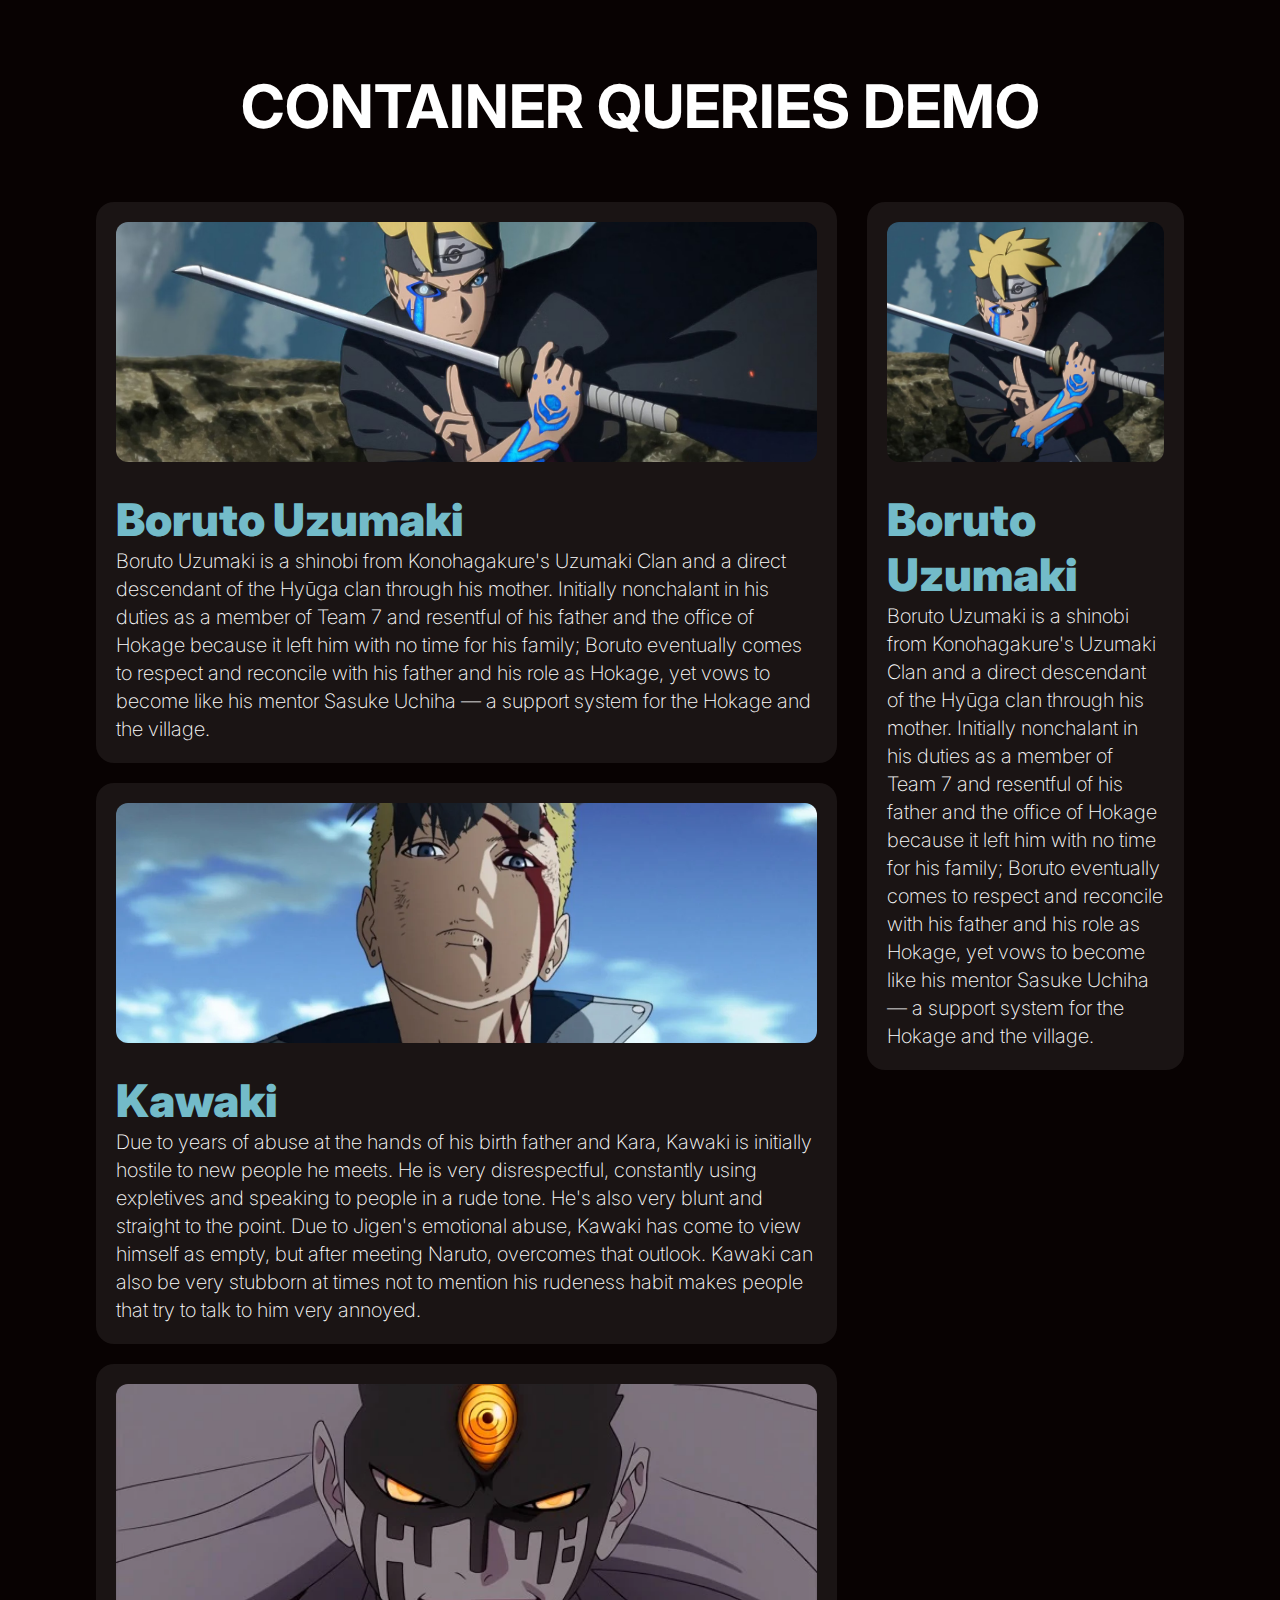
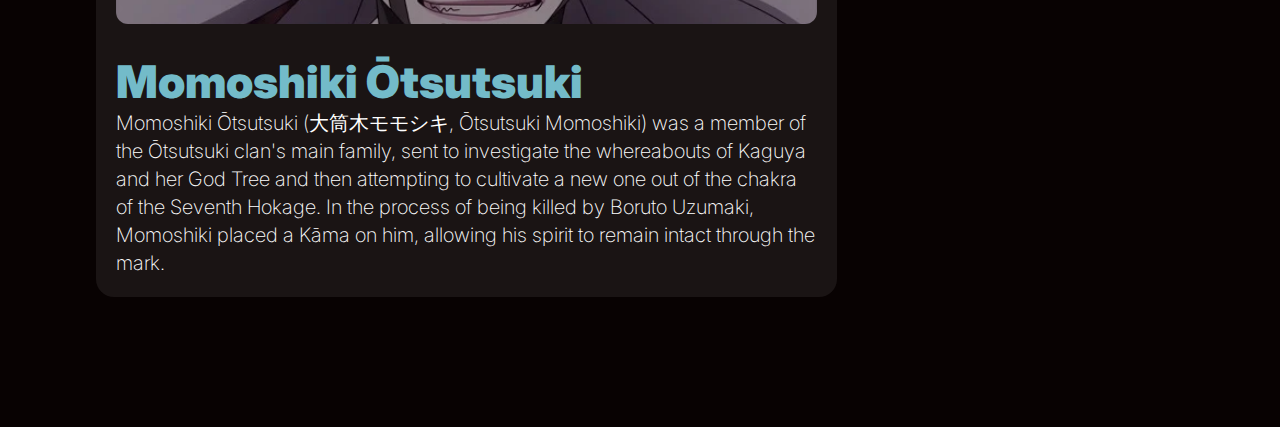
<file: CSS Container Queries/index.html>
<!DOCTYPE html>
<html lang="en">
  <head>
    <meta charset="UTF-8" />
    <meta name="viewport" content="width=device-width, initial-scale=1.0" />
    <title>Container Queries</title>
    <link rel="stylesheet" href="../styles-global.css" />
    <style>
      .card-outer {
        padding: 20px;
        border-radius: 18px;
        color: #fff;
        display: flex;
        gap: 30px;
        background-color: #ffffff13;
      }
      .card-content h2 {
        font-size: 45px;
        color: #73bbc9;
        font-weight: 900;
      }
      .card-content p {
        font-size: 20px;
        color: #ffffff;
      }
      .card-image img {
        width: 240px;
        height: 240px;
        aspect-ratio: 2 / 3;
        object-fit: cover;
        border-radius: 12px;
      }
      .container {
        border-radius: 18px;
        margin: 0 auto;
        padding: 12px;
        border: 2px solid #ffffff3b;
      }
      .post {
        container-type: inline-size;
      }

      .content-wrapper {
        display: flex;
        gap: 30px;
      }

      .main-content-section {
        width: 70%;
      }

      .content-wrapper {
        padding: 60px 0;
      }

      .aside-section {
        width: 30%;
      }

      .post:not(:first-child) {
        margin-top: 20px;
      }

      /* If the container is larger than 700px */
      @container (max-width: 800px) {
        .card-outer {
          flex-direction: column;
        }

        .card-image img {
          width: 100%;
          aspect-ratio: 2/1;
        }
      }
    </style>
  </head>
  <body>
    <section class="main-section">
      <div class="section-title">
        <h1>CONTAINER QUERIES DEMO</h1>
      </div>
      <div class="content-wrapper">
        <!-- Large Width Container -->
        <div class="main-content-section">
          <div class="post">
            <div class="card-outer">
              <div class="card-image">
                <img src="demo.jpg" alt="" />
              </div>
              <div class="card-content">
                <h2>Boruto Uzumaki</h2>
                <p>
                  Boruto Uzumaki is a shinobi from Konohagakure's Uzumaki Clan
                  and a direct descendant of the Hyūga clan through his mother.
                  Initially nonchalant in his duties as a member of Team 7 and
                  resentful of his father and the office of Hokage because it
                  left him with no time for his family; Boruto eventually comes
                  to respect and reconcile with his father and his role as
                  Hokage, yet vows to become like his mentor Sasuke Uchiha — a
                  support system for the Hokage and the village.
                </p>
              </div>
            </div>
          </div>
          <div class="post">
            <div class="card-outer">
              <div class="card-image">
                <img src="demo1.webp" alt="" />
              </div>
              <div class="card-content">
                <h2>Kawaki</h2>
                <p>
                  Due to years of abuse at the hands of his birth father and
                  Kara, Kawaki is initially hostile to new people he meets. He
                  is very disrespectful, constantly using expletives and
                  speaking to people in a rude tone. He's also very blunt and
                  straight to the point. Due to Jigen's emotional abuse, Kawaki
                  has come to view himself as empty, but after meeting Naruto,
                  overcomes that outlook. Kawaki can also be very stubborn at
                  times not to mention his rudeness habit makes people that try
                  to talk to him very annoyed.
                </p>
              </div>
            </div>
          </div>
          <div class="post">
            <div class="card-outer">
              <div class="card-image">
                <img src="demo2.webp" alt="" />
              </div>
              <div class="card-content">
                <h2>Momoshiki Ōtsutsuki</h2>
                <p>
                  Momoshiki Ōtsutsuki (大筒木モモシキ, Ōtsutsuki Momoshiki) was
                  a member of the Ōtsutsuki clan's main family, sent to
                  investigate the whereabouts of Kaguya and her God Tree and
                  then attempting to cultivate a new one out of the chakra of
                  the Seventh Hokage. In the process of being killed by Boruto
                  Uzumaki, Momoshiki placed a Kāma on him, allowing his spirit
                  to remain intact through the mark.
                </p>
              </div>
            </div>
          </div>
        </div>
        <!-- Small Width Container -->
        <div class="aside-section">
          <div class="post">
            <div class="card-outer">
              <div class="card-image">
                <img src="demo.jpg" alt="" />
              </div>
              <div class="card-content">
                <h2>Boruto Uzumaki</h2>
                <p>
                  Boruto Uzumaki is a shinobi from Konohagakure's Uzumaki Clan
                  and a direct descendant of the Hyūga clan through his mother.
                  Initially nonchalant in his duties as a member of Team 7 and
                  resentful of his father and the office of Hokage because it
                  left him with no time for his family; Boruto eventually comes
                  to respect and reconcile with his father and his role as
                  Hokage, yet vows to become like his mentor Sasuke Uchiha — a
                  support system for the Hokage and the village.
                </p>
              </div>
            </div>
          </div>
        </div>
      </div>
    </section>
  </body>
</html>
</file>
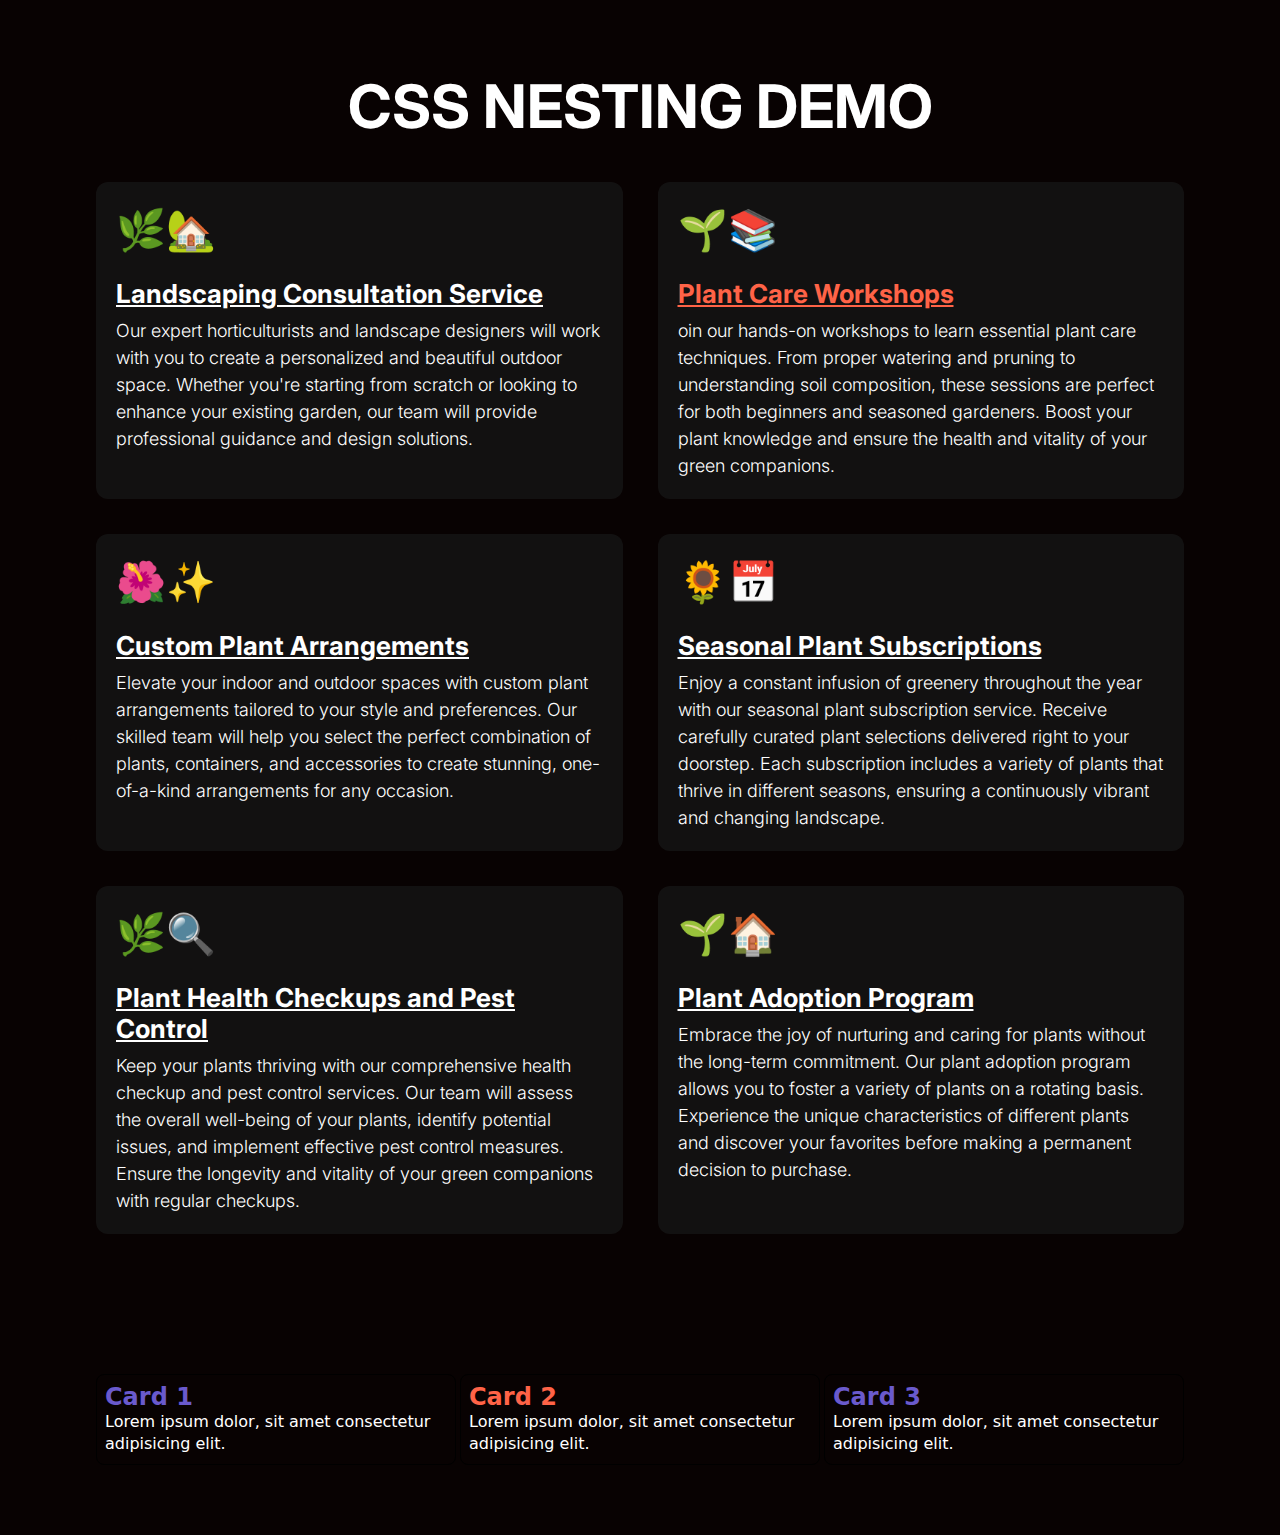
<file: CSS Nesting/index.html>
<!DOCTYPE html>
<html lang="en">
  <head>
    <meta charset="UTF-8" />
    <meta name="viewport" content="width=device-width, initial-scale=1.0" />
    <title>CSS Nesting</title>
    <link rel="stylesheet" href="../styles-global.css" />
    <style>
      .listing-container {
        display: grid;
        grid-template-columns: repeat(3, 1fr);
        gap: 35px;
        padding-top: 40px;

        /* NESTED MEDIA QUERIES */
        @media (max-width: 1440px) {
          & {
            grid-template-columns: repeat(2, 1fr);
          }
        }

        /* NESTED MEDIA QUERIES */
        @media (max-width: 1080px) {
          & {
            grid-template-columns: repeat(1, 1fr);
          }
        }
      }
      .single-listing-item__heading {
        /* Directly selecting the child elements */
        h2 {
          font-size: 26px;
        }
      }

      /* ONE METHOD TO DO NESTING */
      .single-listing-item__content {
        padding-top: 20px;

        & p {
          font-weight: 300;
          font-size: 18px;
          line-height: 1.5;
        }
      }
      .single-listing-item__description {
        padding-top: 8px;
      }
      .single-listing-item__icon {
        width: 50%;
      }
      .single-listing-item__icon p {
        font-size: 40px;
      }
      .single-listing-item {
        background-color: #161616c2;
        padding: 20px;
        border-radius: 12px;
        position: relative;
        overflow: hidden;

        &:after {
          position: absolute;
          content: "";
          width: 100%;
          height: 0%;
          background-color: #f1d4e5;
          top: 0;
          left: 0;
          z-index: -1;
          transition: all 0.3s ease-in;
        }

        &:hover:after {
          height: 100%;
        }
      }

      /* APPENDING NESTED SELECTORS */
      .wrapper {
        display: flex;
        flex-direction: row;
        gap: 0.25rem;
        font-family: system-ui;
      }
      .card {
        padding: 0.5rem;
        border: 1px solid black;
        border-radius: 0.5rem;
        & h2 {
          /* equivalent to `.card h2` */
          color: slateblue;
          .featured & {
            /* equivalent to `.featured.card h2` */
            color: tomato;
          }
        }
      }

      .single-listing-item__heading {
        & h2 {
          text-decoration: underline;

          .red__text & {
            color: tomato;
          }
        }
      }
    </style>
  </head>
  <body>
    <section class="main-section">
      <div class="section-title">
        <h1>CSS NESTING DEMO</h1>
      </div>
      <!-- LISTING GRID -->
      <div class="listing-container">
        <div class="single-listing-item">
          <div class="single-listing-item__icon">
            <p>🌿🏡</p>
          </div>
          <div class="single-listing-item__content">
            <div class="single-listing-item__heading">
              <h2>Landscaping Consultation Service</h2>
            </div>
            <div class="single-listing-item__description">
              <p>
                Our expert horticulturists and landscape designers will work
                with you to create a personalized and beautiful outdoor space.
                Whether you're starting from scratch or looking to enhance your
                existing garden, our team will provide professional guidance and
                design solutions.
              </p>
            </div>
          </div>
        </div>
        <div class="single-listing-item">
          <div class="single-listing-item__icon">
            <p>🌱📚</p>
          </div>
          <div class="single-listing-item__content">
            <div class="single-listing-item__heading red__text">
              <h2>Plant Care Workshops</h2>
            </div>
            <div class="single-listing-item__description">
              <p>
                oin our hands-on workshops to learn essential plant care
                techniques. From proper watering and pruning to understanding
                soil composition, these sessions are perfect for both beginners
                and seasoned gardeners. Boost your plant knowledge and ensure
                the health and vitality of your green companions.
              </p>
            </div>
          </div>
        </div>
        <div class="single-listing-item">
          <div class="single-listing-item__icon">
            <p>🌺✨</p>
          </div>
          <div class="single-listing-item__content">
            <div class="single-listing-item__heading">
              <h2>Custom Plant Arrangements</h2>
            </div>
            <div class="single-listing-item__description">
              <p>
                Elevate your indoor and outdoor spaces with custom plant
                arrangements tailored to your style and preferences. Our skilled
                team will help you select the perfect combination of plants,
                containers, and accessories to create stunning, one-of-a-kind
                arrangements for any occasion.
              </p>
            </div>
          </div>
        </div>
        <div class="single-listing-item">
          <div class="single-listing-item__icon">
            <p>🌻📅</p>
          </div>
          <div class="single-listing-item__content">
            <div class="single-listing-item__heading">
              <h2>Seasonal Plant Subscriptions</h2>
            </div>
            <div class="single-listing-item__description">
              <p>
                Enjoy a constant infusion of greenery throughout the year with
                our seasonal plant subscription service. Receive carefully
                curated plant selections delivered right to your doorstep. Each
                subscription includes a variety of plants that thrive in
                different seasons, ensuring a continuously vibrant and changing
                landscape.
              </p>
            </div>
          </div>
        </div>
        <div class="single-listing-item">
          <div class="single-listing-item__icon">
            <p>🌿🔍</p>
          </div>
          <div class="single-listing-item__content">
            <div class="single-listing-item__heading">
              <h2>Plant Health Checkups and Pest Control</h2>
            </div>
            <div class="single-listing-item__description">
              <p>
                Keep your plants thriving with our comprehensive health checkup
                and pest control services. Our team will assess the overall
                well-being of your plants, identify potential issues, and
                implement effective pest control measures. Ensure the longevity
                and vitality of your green companions with regular checkups.
              </p>
            </div>
          </div>
        </div>
        <div class="single-listing-item">
          <div class="single-listing-item__icon">
            <p>🌱🏠</p>
          </div>
          <div class="single-listing-item__content">
            <div class="single-listing-item__heading">
              <h2>Plant Adoption Program</h2>
            </div>
            <div class="single-listing-item__description">
              <p>
                Embrace the joy of nurturing and caring for plants without the
                long-term commitment. Our plant adoption program allows you to
                foster a variety of plants on a rotating basis. Experience the
                unique characteristics of different plants and discover your
                favorites before making a permanent decision to purchase.
              </p>
            </div>
          </div>
        </div>
      </div>
    </section>

    <section class="main-section">
      <div class="wrapper">
        <article class="card">
          <h2>Card 1</h2>
          <p>Lorem ipsum dolor, sit amet consectetur adipisicing elit.</p>
        </article>
        <article class="card featured">
          <h2>Card 2</h2>
          <p>Lorem ipsum dolor, sit amet consectetur adipisicing elit.</p>
        </article>
        <article class="card">
          <h2>Card 3</h2>
          <p>Lorem ipsum dolor, sit amet consectetur adipisicing elit.</p>
        </article>
      </div>
    </section>
  </body>
</html>
</file>
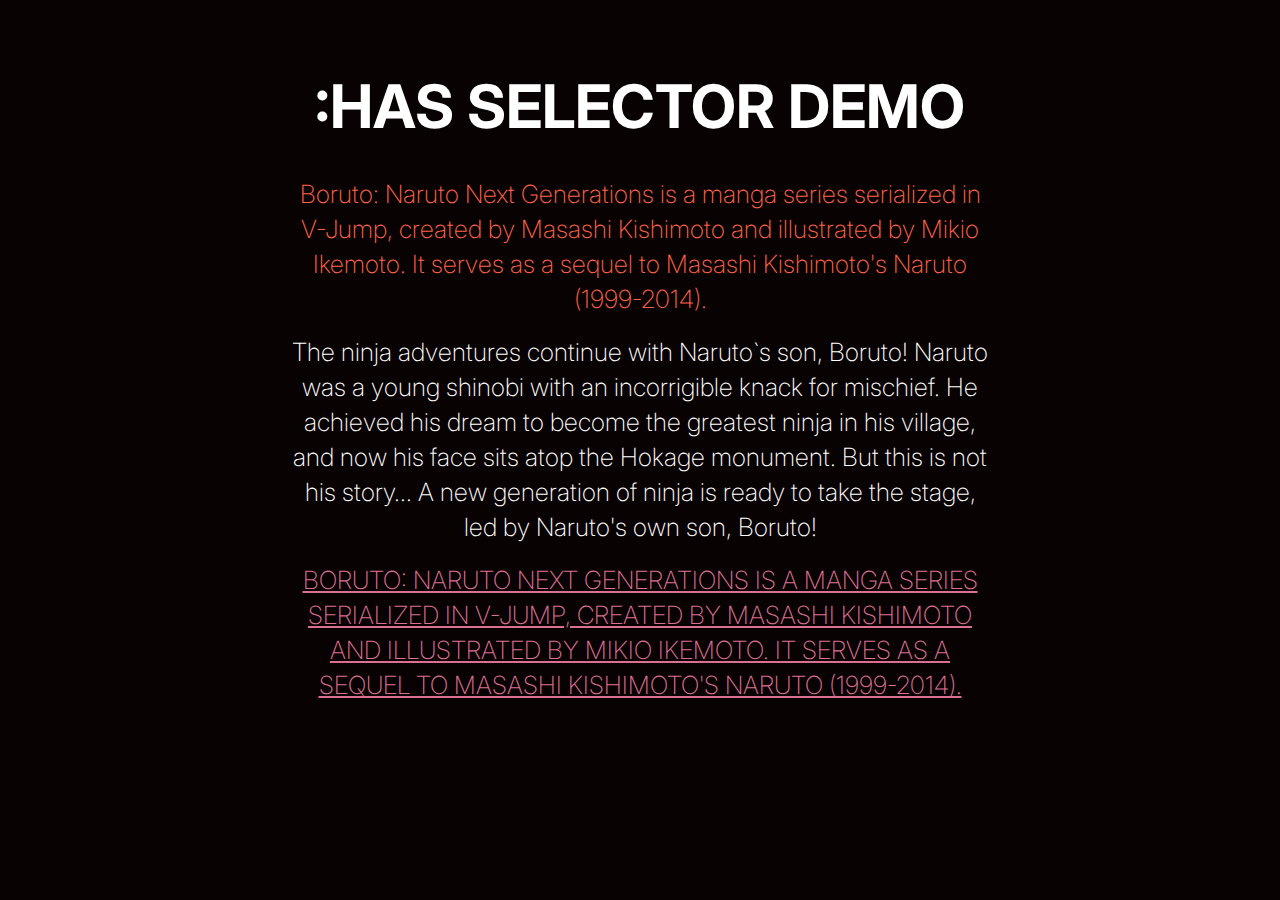
<file: has Selector/index.html>
<!DOCTYPE html>
<html lang="en">
  <head>
    <meta charset="UTF-8" />
    <meta name="viewport" content="width=device-width, initial-scale=1.0" />
    <title>:has Selector</title>
    <link rel="stylesheet" href="../styles-global.css" />
    <style>
      .content-wrapper {
        padding-top: 35px;
      }
      .para-main {
        width: 65%;
        margin: 0 auto;
      }
      .para-main:not(:first-child) {
        padding-top: 18px;
      }
      .para-main p {
        font-size: 25px;
        text-align: center;
      }
      .text-red:has(p) {
        color: tomato;
      }
      .para-main:has(p.bold-p) {
        color: palevioletred;
        text-decoration: underline;
        text-transform: uppercase;
      }
    </style>
  </head>
  <body>
    <section class="main-section">
      <div class="section-title">
        <h1>:has Selector Demo</h1>
      </div>
      <div class="content-wrapper">
        <div class="para-main text-red">
          <p>
            Boruto: Naruto Next Generations is a manga series serialized in
            V-Jump, created by Masashi Kishimoto and illustrated by Mikio
            Ikemoto. It serves as a sequel to Masashi Kishimoto's Naruto
            (1999-2014).
          </p>
        </div>
        <div class="para-main">
          <p>
            The ninja adventures continue with Naruto`s son, Boruto! Naruto was
            a young shinobi with an incorrigible knack for mischief. He achieved
            his dream to become the greatest ninja in his village, and now his
            face sits atop the Hokage monument. But this is not his story... A
            new generation of ninja is ready to take the stage, led by Naruto's
            own son, Boruto!
          </p>
        </div>
        <div class="para-main">
          <p class="bold-p">
            Boruto: Naruto Next Generations is a manga series serialized in
            V-Jump, created by Masashi Kishimoto and illustrated by Mikio
            Ikemoto. It serves as a sequel to Masashi Kishimoto's Naruto
            (1999-2014).
          </p>
        </div>
      </div>
    </section>
  </body>
</html>
</file>
<file: styles-global.css>
@import url("https://fonts.googleapis.com/css2?family=Inter:wght@200;300;400;500;600;700;800;900&display=swap");

/* >>> COMMON RESET <<< */
* {
  /* outline: 1px solid red; */
  box-sizing: border-box;
}

body {
  padding: 0;
  margin: 0;
  font-family: "Inter", sans-serif;
  overflow-x: hidden;
  background-color: #080202;
  color: #fff;
}

h1,
h2,
h3,
h4,
h5,
h6,
p,
hr {
  margin: 0;
  padding: 0;
}

a {
  text-decoration: none;
  color: var(--text);
}

p {
  line-height: 1.4;
  font-weight: 200;
}

ol,
ul {
  margin: 0;
  padding: 0;
  list-style: none;
}

img {
  display: block;
  padding: 0;
  margin: 0;
}

button {
  font-family: inherit;
  cursor: pointer;
}

input,
textarea,
select {
  font: inherit;
}

/* ======== */
.main-section {
  padding: 70px 0;
  width: 85%;
  margin: 0 auto;
}

.section-title {
  text-align: center;

  & h1 {
    font-size: 60px;
    text-transform: uppercase;
  }
}
</file>
